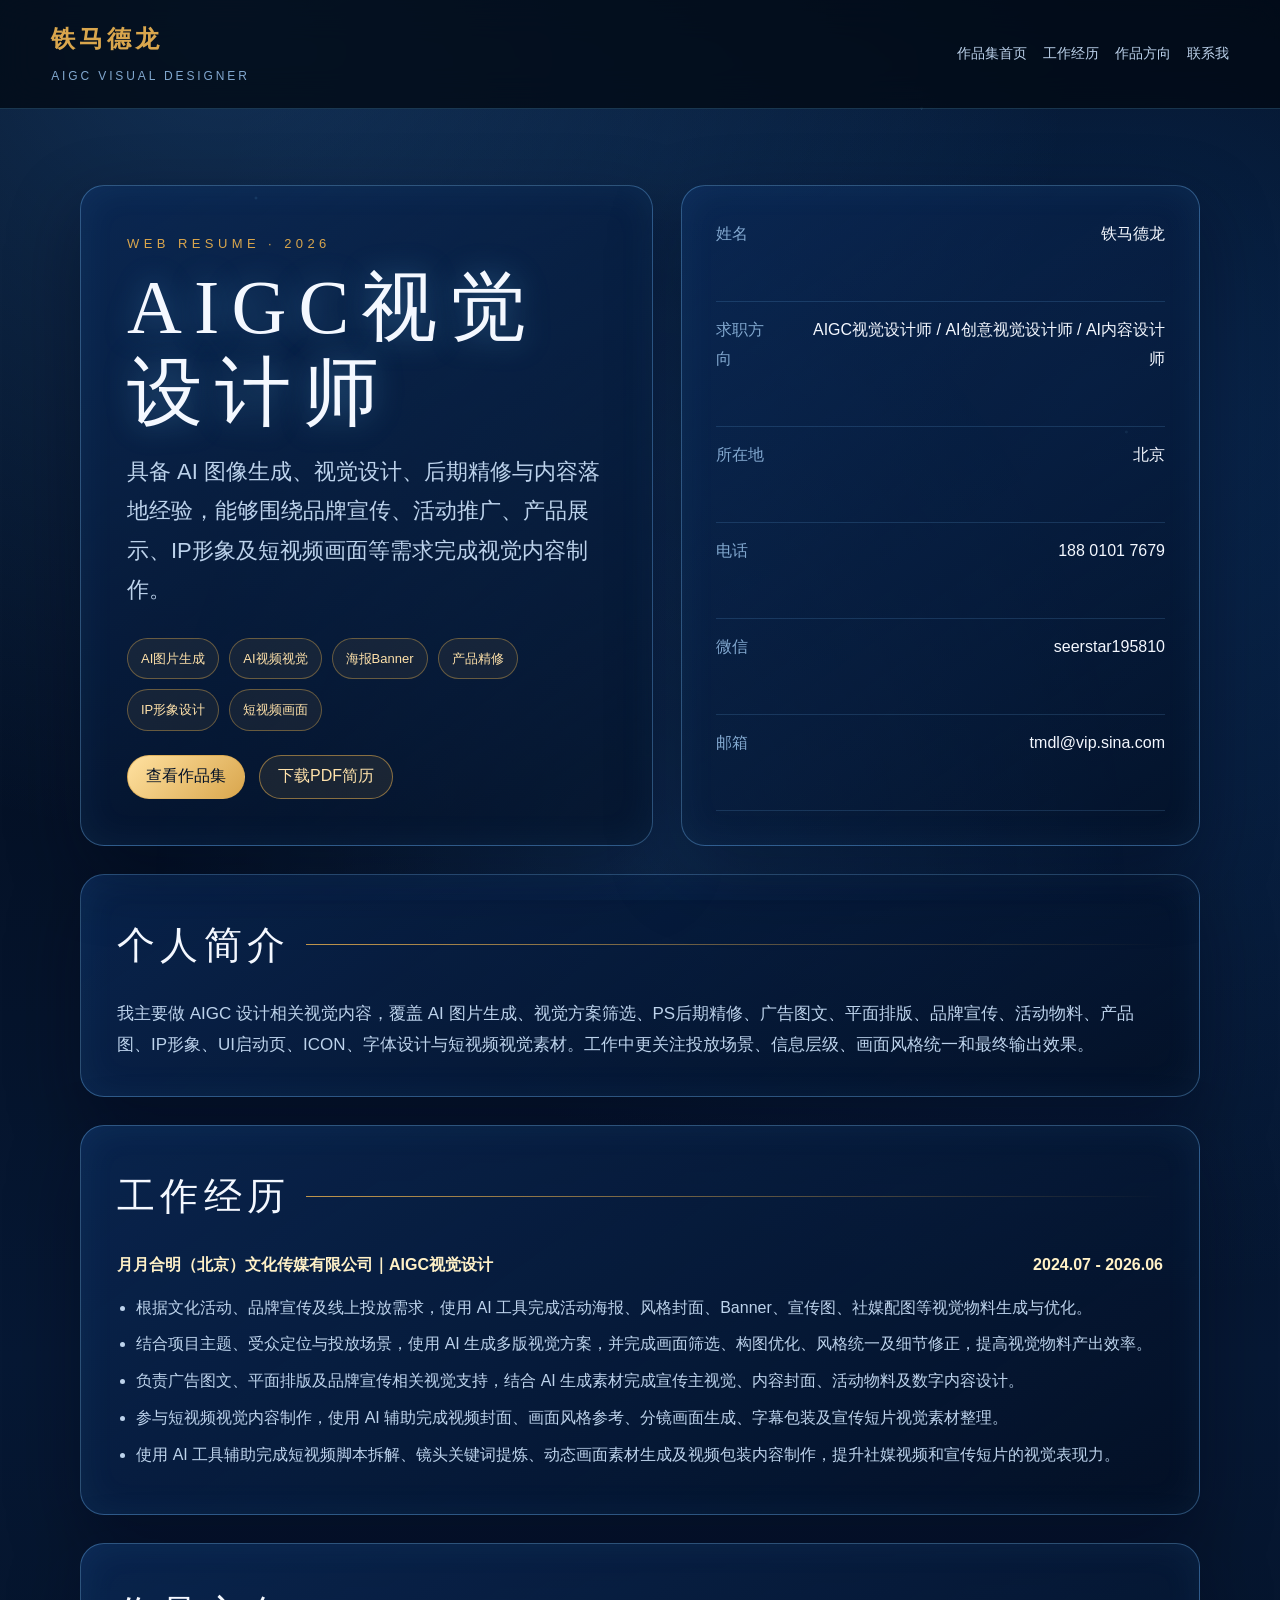
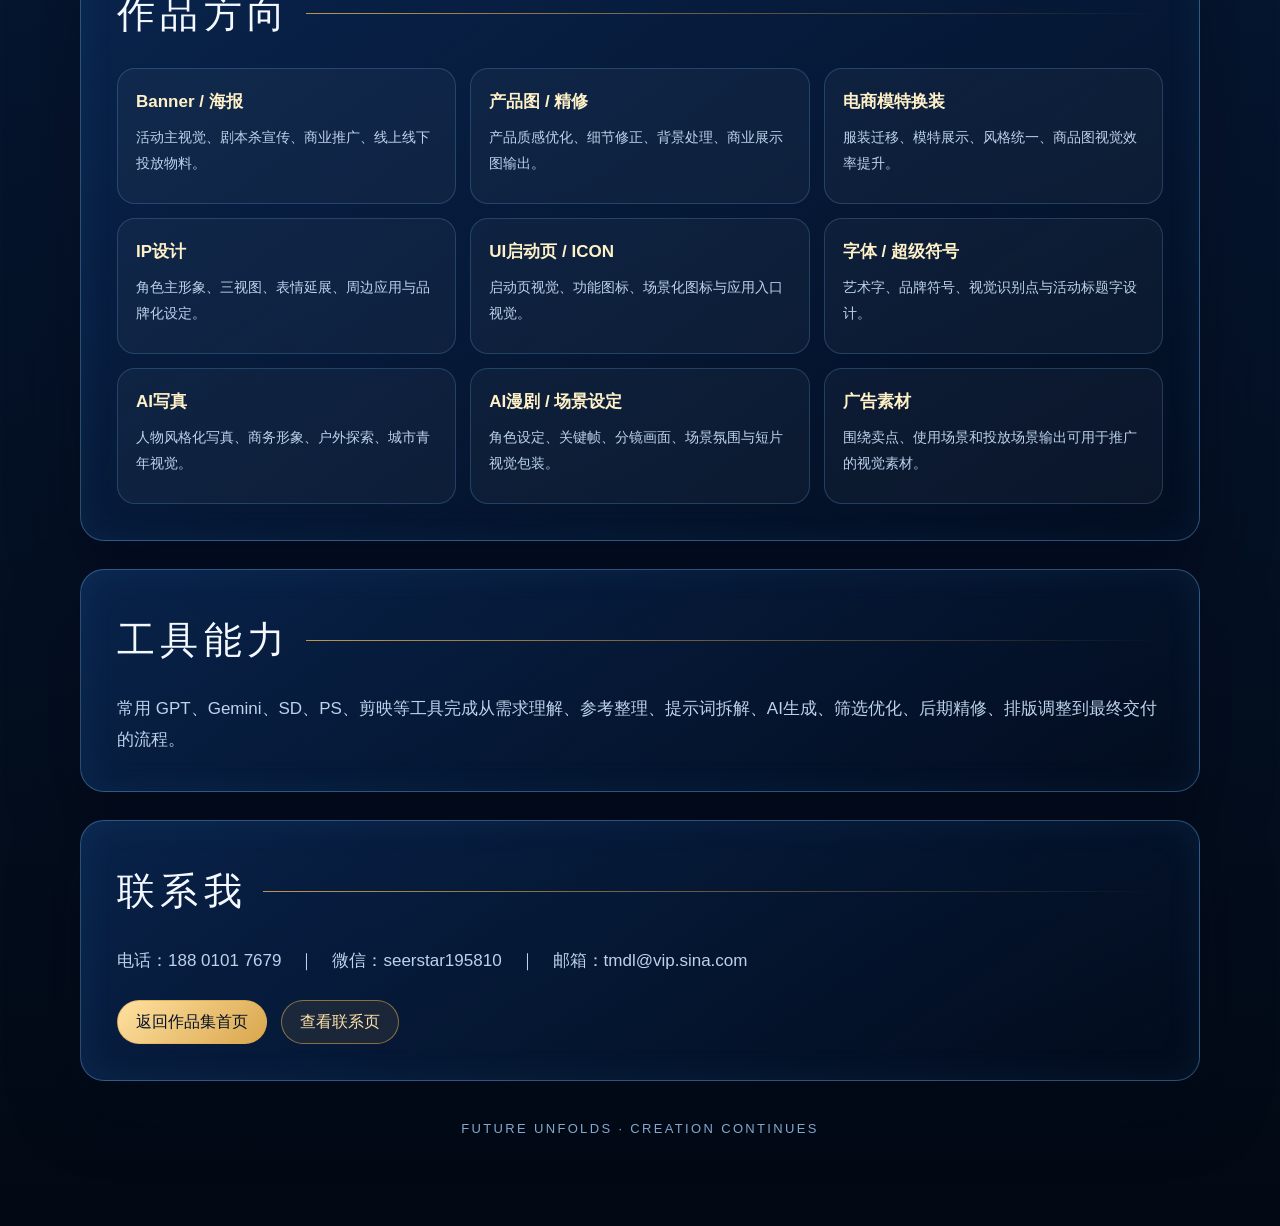
<file: resume.html>
<!DOCTYPE html>
<html lang="zh-CN">
<head>
  <meta charset="UTF-8">
  <meta name="viewport" content="width=device-width, initial-scale=1.0">
  <title>铁马德龙｜AIGC视觉设计师网页简历</title>
  <meta name="description" content="铁马德龙 AIGC视觉设计师网页简历：AI图像生成、视觉设计、后期精修、海报Banner、产品展示、IP形象、短视频画面与广告素材制作经验。">
  <style>
    :root { color-scheme: dark; --bg: #020914; --panel: rgba(7, 25, 54, 0.76); --line: rgba(116, 190, 255, 0.36); --gold: #d9a64d; --text: #f4f8ff; --muted: #bdd3ec; --dim: #82a8cf; --blue: #68c6ff; --max: 1120px; }
    * { box-sizing: border-box; }
    html { scroll-behavior: smooth; }
    body { margin: 0; min-height: 100vh; color: var(--text); font-family: "Microsoft YaHei", "PingFang SC", Arial, sans-serif; background: radial-gradient(circle at 18% 0%, rgba(60, 153, 255, 0.28), transparent 28%), radial-gradient(circle at 86% 14%, rgba(21, 92, 180, 0.32), transparent 34%), linear-gradient(180deg, #020814 0%, #061834 48%, #020914 100%); line-height: 1.8; }
    body::before { position: fixed; inset: 0; z-index: -1; pointer-events: none; content: ""; background: radial-gradient(circle at 20% 22%, rgba(130, 207, 255, 0.75) 0 1px, transparent 1.8px), radial-gradient(circle at 72% 12%, rgba(130, 207, 255, 0.58) 0 1px, transparent 1.8px), radial-gradient(circle at 88% 48%, rgba(130, 207, 255, 0.4) 0 1px, transparent 1.8px), radial-gradient(ellipse at 50% 100%, rgba(66, 159, 255, 0.22), transparent 55%); opacity: 0.68; }
    a { color: inherit; text-decoration: none; }
    .page-header { position: sticky; top: 0; z-index: 10; display: flex; justify-content: space-between; align-items: center; gap: 20px; padding: 18px clamp(18px, 4vw, 54px); border-bottom: 1px solid rgba(104, 198, 255, 0.22); background: rgba(2, 9, 20, 0.78); backdrop-filter: blur(18px); }
    .brand strong { display: block; color: var(--gold); font-family: "Noto Serif SC", "SimSun", serif; font-size: 24px; letter-spacing: 0.16em; }
    .brand span { color: var(--dim); font-size: 12px; letter-spacing: 0.24em; text-transform: uppercase; }
    .nav { display: flex; flex-wrap: wrap; justify-content: flex-end; gap: 16px; color: var(--muted); font-size: 14px; }
    .nav a:hover { color: var(--blue); }
    main { width: min(var(--max), calc(100% - 32px)); margin: 0 auto; padding: 48px 0 72px; }
    .hero { display: grid; grid-template-columns: 1.05fr 0.95fr; gap: 28px; align-items: stretch; margin-bottom: 28px; }
    .card { border: 1px solid var(--line); border-radius: 24px; background: linear-gradient(145deg, rgba(10, 39, 83, 0.82), rgba(2, 12, 30, 0.62)); box-shadow: 0 26px 70px rgba(0, 8, 25, 0.42), inset 0 0 36px rgba(85, 176, 255, 0.08); }
    .intro-card { padding: clamp(26px, 4vw, 46px); }
    .eyebrow { margin: 0 0 10px; color: var(--gold); font-size: 13px; letter-spacing: 0.34em; text-transform: uppercase; }
    h1 { margin: 0; font-family: "Noto Serif SC", "SimSun", serif; font-size: clamp(38px, 6vw, 76px); font-weight: 500; letter-spacing: 0.16em; line-height: 1.12; text-shadow: 0 0 30px rgba(104, 198, 255, 0.36); }
    .subtitle { margin: 16px 0 0; color: var(--muted); font-size: clamp(17px, 2vw, 22px); }
    .tags { display: flex; flex-wrap: wrap; gap: 10px; margin-top: 28px; }
    .tags span { padding: 8px 13px; border: 1px solid rgba(217, 166, 77, 0.42); border-radius: 999px; color: #ffe2aa; background: rgba(217, 166, 77, 0.08); font-size: 13px; }
    .profile-card { display: grid; gap: 14px; padding: clamp(24px, 3vw, 34px); }
    .profile-row { display: flex; justify-content: space-between; gap: 20px; padding-bottom: 12px; border-bottom: 1px solid rgba(116, 190, 255, 0.16); }
    .profile-row span:first-child { color: var(--dim); }
    .profile-row span:last-child { color: var(--text); text-align: right; }
    section { margin-top: 28px; }
    .section-title { display: flex; align-items: center; gap: 16px; margin: 0 0 20px; font-family: "Noto Serif SC", "SimSun", serif; font-size: clamp(26px, 3vw, 38px); font-weight: 500; letter-spacing: 0.14em; }
    .section-title::after { flex: 1; height: 1px; background: linear-gradient(90deg, rgba(217, 166, 77, 0.88), transparent); content: ""; }
    .content { padding: clamp(24px, 3vw, 36px); }
    .summary { margin: 0; color: var(--muted); font-size: 17px; }
    .timeline { display: grid; gap: 22px; }
    .job-title { display: flex; flex-wrap: wrap; justify-content: space-between; gap: 12px; color: #fff1c7; font-weight: 700; }
    ul { margin: 14px 0 0; padding-left: 1.2em; color: var(--muted); }
    li { margin: 8px 0; }
    .grid { display: grid; grid-template-columns: repeat(3, minmax(0, 1fr)); gap: 14px; }
    .work-item { min-height: 136px; padding: 18px; border: 1px solid rgba(116, 190, 255, 0.22); border-radius: 18px; background: rgba(255, 255, 255, 0.035); }
    .work-item strong { display: block; margin-bottom: 8px; color: #fff1c7; font-size: 17px; }
    .work-item p { margin: 0; color: var(--muted); font-size: 14px; }
    .cta { display: flex; flex-wrap: wrap; gap: 14px; margin-top: 24px; }
    .button { display: inline-flex; align-items: center; justify-content: center; min-height: 44px; padding: 0 18px; border: 1px solid rgba(217, 166, 77, 0.58); border-radius: 999px; color: #ffe2aa; background: rgba(217, 166, 77, 0.1); }
    .button.primary { color: #021026; background: linear-gradient(135deg, #ffe1a0, #d9a64d); }
    .footer { margin-top: 36px; color: var(--dim); text-align: center; font-size: 13px; letter-spacing: 0.18em; }
    @media (max-width: 820px) { .page-header { align-items: flex-start; flex-direction: column; } .nav { justify-content: flex-start; } .hero, .grid { grid-template-columns: 1fr; } .profile-row { flex-direction: column; gap: 4px; } .profile-row span:last-child { text-align: left; } }
  </style>
</head>
<body>
  <header class="page-header">
    <a class="brand" href="./index.html" aria-label="返回作品集首页"><strong>铁马德龙</strong><span>AIGC Visual Designer</span></a>
    <nav class="nav" aria-label="网页简历导航"><a href="./index.html">作品集首页</a><a href="#experience">工作经历</a><a href="#works">作品方向</a><a href="#contact">联系我</a></nav>
  </header>
  <main>
    <section class="hero" aria-labelledby="resume-title">
      <div class="card intro-card">
        <p class="eyebrow">WEB RESUME · 2026</p>
        <h1 id="resume-title">AIGC视觉设计师</h1>
        <p class="subtitle">具备 AI 图像生成、视觉设计、后期精修与内容落地经验，能够围绕品牌宣传、活动推广、产品展示、IP形象及短视频画面等需求完成视觉内容制作。</p>
        <div class="tags" aria-label="核心能力"><span>AI图片生成</span><span>AI视频视觉</span><span>海报Banner</span><span>产品精修</span><span>IP形象设计</span><span>短视频画面</span></div>
        <div class="cta"><a class="button primary" href="./index.html#projects">查看作品集</a><a class="button" href="./%E9%93%81%E9%A9%AC%E5%BE%B7%E9%BE%99%E7%AE%80%E5%8E%86_AIGC.pdf?v=20260709" download="铁马德龙简历_AIGC.pdf">下载PDF简历</a></div>
      </div>
      <aside class="card profile-card" aria-label="基本信息">
        <div class="profile-row"><span>姓名</span><span>铁马德龙</span></div>
        <div class="profile-row"><span>求职方向</span><span>AIGC视觉设计师 / AI创意视觉设计师 / AI内容设计师</span></div>
        <div class="profile-row"><span>所在地</span><span>北京</span></div>
        <div class="profile-row"><span>电话</span><span>188 0101 7679</span></div>
        <div class="profile-row"><span>微信</span><span>seerstar195810</span></div>
        <div class="profile-row"><span>邮箱</span><span>tmdl@vip.sina.com</span></div>
      </aside>
    </section>
    <section class="card content" aria-labelledby="about-title"><h2 id="about-title" class="section-title">个人简介</h2><p class="summary">我主要做 AIGC 设计相关视觉内容，覆盖 AI 图片生成、视觉方案筛选、PS后期精修、广告图文、平面排版、品牌宣传、活动物料、产品图、IP形象、UI启动页、ICON、字体设计与短视频视觉素材。工作中更关注投放场景、信息层级、画面风格统一和最终输出效果。</p></section>
    <section id="experience" class="card content" aria-labelledby="experience-title"><h2 id="experience-title" class="section-title">工作经历</h2><div class="timeline"><article><div class="job-title"><span>月月合明（北京）文化传媒有限公司｜AIGC视觉设计</span><span>2024.07 - 2026.06</span></div><ul><li>根据文化活动、品牌宣传及线上投放需求，使用 AI 工具完成活动海报、风格封面、Banner、宣传图、社媒配图等视觉物料生成与优化。</li><li>结合项目主题、受众定位与投放场景，使用 AI 生成多版视觉方案，并完成画面筛选、构图优化、风格统一及细节修正，提高视觉物料产出效率。</li><li>负责广告图文、平面排版及品牌宣传相关视觉支持，结合 AI 生成素材完成宣传主视觉、内容封面、活动物料及数字内容设计。</li><li>参与短视频视觉内容制作，使用 AI 辅助完成视频封面、画面风格参考、分镜画面生成、字幕包装及宣传短片视觉素材整理。</li><li>使用 AI 工具辅助完成短视频脚本拆解、镜头关键词提炼、动态画面素材生成及视频包装内容制作，提升社媒视频和宣传短片的视觉表现力。</li></ul></article></div></section>
    <section id="works" class="card content" aria-labelledby="works-title"><h2 id="works-title" class="section-title">作品方向</h2><div class="grid"><article class="work-item"><strong>Banner / 海报</strong><p>活动主视觉、剧本杀宣传、商业推广、线上线下投放物料。</p></article><article class="work-item"><strong>产品图 / 精修</strong><p>产品质感优化、细节修正、背景处理、商业展示图输出。</p></article><article class="work-item"><strong>电商模特换装</strong><p>服装迁移、模特展示、风格统一、商品图视觉效率提升。</p></article><article class="work-item"><strong>IP设计</strong><p>角色主形象、三视图、表情延展、周边应用与品牌化设定。</p></article><article class="work-item"><strong>UI启动页 / ICON</strong><p>启动页视觉、功能图标、场景化图标与应用入口视觉。</p></article><article class="work-item"><strong>字体 / 超级符号</strong><p>艺术字、品牌符号、视觉识别点与活动标题字设计。</p></article><article class="work-item"><strong>AI写真</strong><p>人物风格化写真、商务形象、户外探索、城市青年视觉。</p></article><article class="work-item"><strong>AI漫剧 / 场景设定</strong><p>角色设定、关键帧、分镜画面、场景氛围与短片视觉包装。</p></article><article class="work-item"><strong>广告素材</strong><p>围绕卖点、使用场景和投放场景输出可用于推广的视觉素材。</p></article></div></section>
    <section class="card content" aria-labelledby="tools-title"><h2 id="tools-title" class="section-title">工具能力</h2><p class="summary">常用 GPT、Gemini、SD、PS、剪映等工具完成从需求理解、参考整理、提示词拆解、AI生成、筛选优化、后期精修、排版调整到最终交付的流程。</p></section>
    <section id="contact" class="card content" aria-labelledby="contact-title"><h2 id="contact-title" class="section-title">联系我</h2><p class="summary">电话：188 0101 7679　｜　微信：seerstar195810　｜　邮箱：tmdl@vip.sina.com</p><div class="cta"><a class="button primary" href="./index.html">返回作品集首页</a><a class="button" href="./index.html#contact">查看联系页</a></div></section>
    <p class="footer">FUTURE UNFOLDS · CREATION CONTINUES</p>
  </main>
</body>
</html>
</file>
